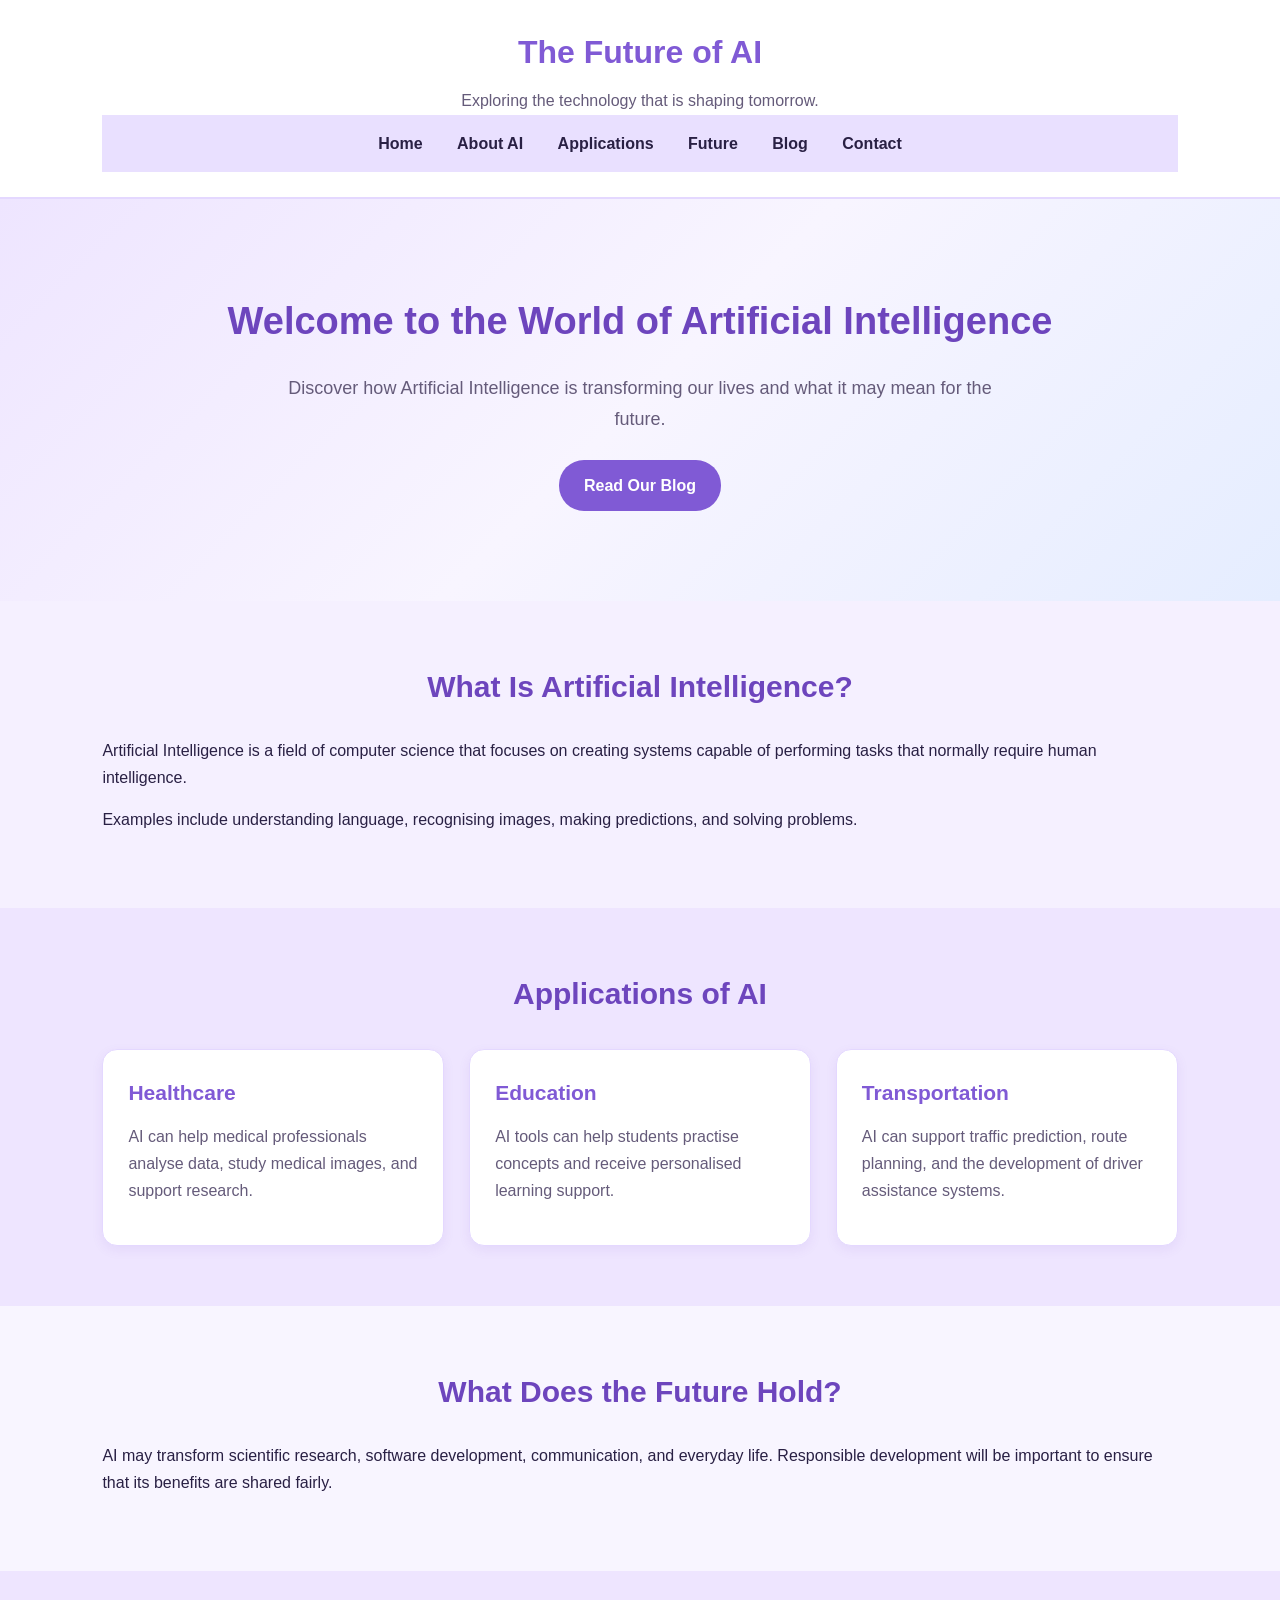
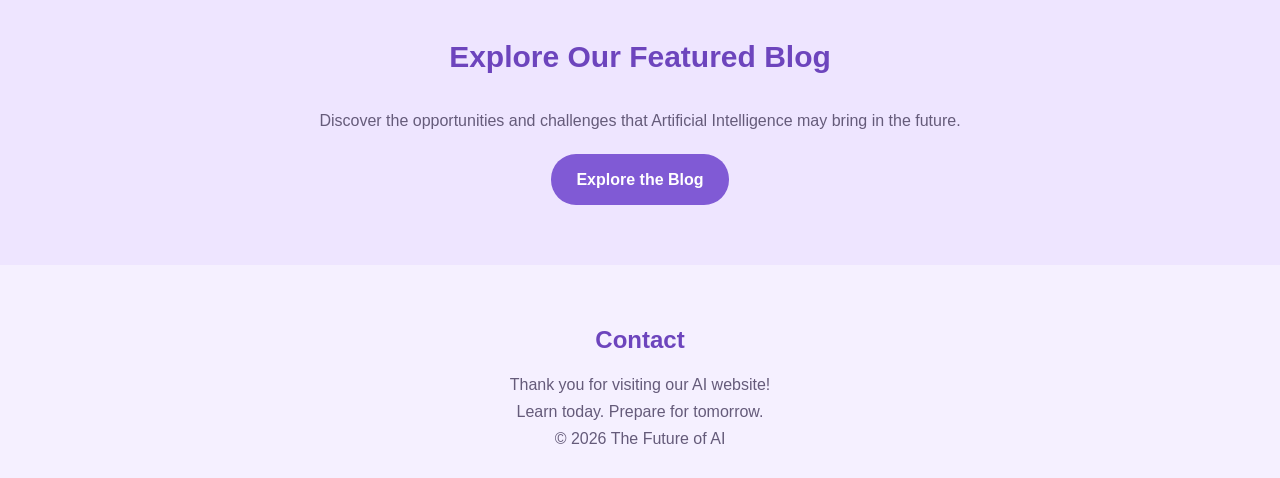
<file: index.html>
<!DOCTYPE html><html lang="en">
<head>
    <meta charset="UTF-8">
    <meta name="viewport" content="width=device-width, initial-scale=1.0">
    <title>The Future of Artificial Intelligence</title>
    <link rel="stylesheet" href="style.css">
</head><body><header>
    <h1>The Future of AI</h1>
    <p>Exploring the technology that is shaping tomorrow.</p>

    <nav>
        <a href="index.html">Home</a>
        <a href="#about">About AI</a>
        <a href="#applications">Applications</a>
        <a href="#future">Future</a>
        <a href="blog.html">Blog</a>
        <a href="#contact">Contact</a>
    </nav>
</header>

<section class="hero">
    <h2>Welcome to the World of Artificial Intelligence</h2>

    <p>
        Discover how Artificial Intelligence is transforming
        our lives and what it may mean for the future.
    </p>

    <a class="button" href="blog.html">Read Our Blog</a>
</section>

<section id="about">
    <h2>What Is Artificial Intelligence?</h2>

    <p>
        Artificial Intelligence is a field of computer science
        that focuses on creating systems capable of performing
        tasks that normally require human intelligence.
    </p>

    <p>
        Examples include understanding language, recognising
        images, making predictions, and solving problems.
    </p>
</section>

<section id="applications">
    <h2>Applications of AI</h2>

    <div class="cards">

        <div class="card">
            <h3>Healthcare</h3>
            <p>
                AI can help medical professionals analyse data,
                study medical images, and support research.
            </p>
        </div>

        <div class="card">
            <h3>Education</h3>
            <p>
                AI tools can help students practise concepts
                and receive personalised learning support.
            </p>
        </div>

        <div class="card">
            <h3>Transportation</h3>
            <p>
                AI can support traffic prediction, route
                planning, and the development of driver
                assistance systems.
            </p>
        </div>

    </div>
</section>

<section id="future">
    <h2>What Does the Future Hold?</h2>

    <p>
        AI may transform scientific research, software
        development, communication, and everyday life.
        Responsible development will be important to ensure
        that its benefits are shared fairly.
    </p>
</section>

<section class="blog-preview">
    <h2>Explore Our Featured Blog</h2>

    <p>
        Discover the opportunities and challenges that
        Artificial Intelligence may bring in the future.
    </p>

    <a class="button" href="blog.html">Explore the Blog</a>
</section>

<footer id="contact">
    <h2>Contact</h2>
    <p>Thank you for visiting our AI website!</p>
    <p>Learn today. Prepare for tomorrow.</p>
    <p>&copy; 2026 The Future of AI</p>
</footer>

</body>
</html>
</file>
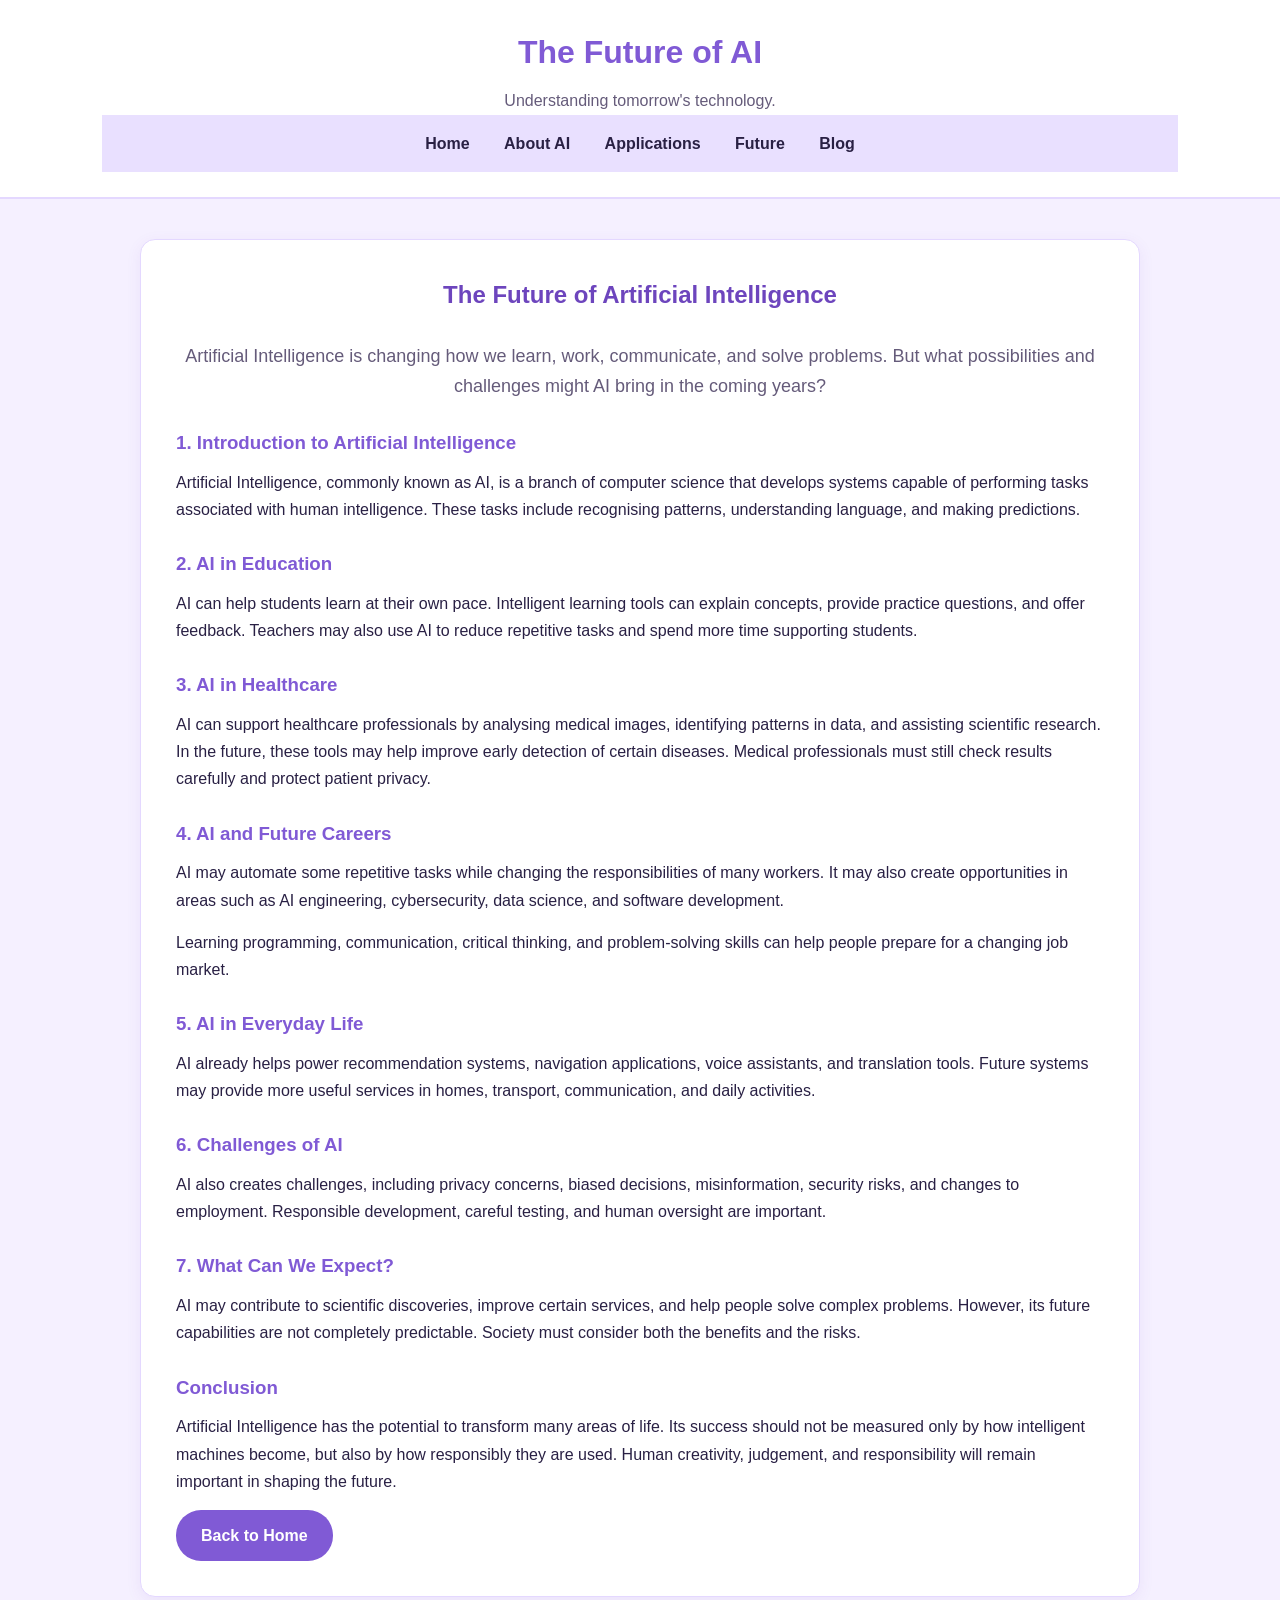
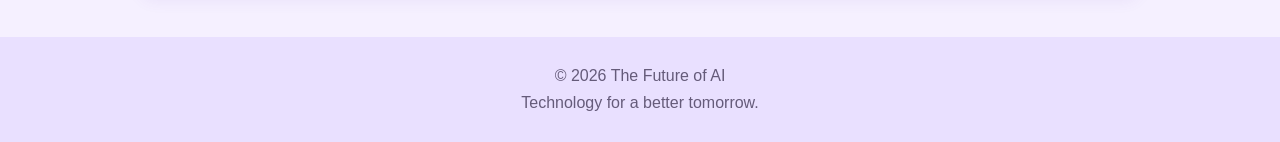
<file: blog.html>
<!DOCTYPE html><html lang="en">
<head>
    <meta charset="UTF-8">
    <meta name="viewport" content="width=device-width, initial-scale=1.0">
    <title>The Future of Artificial Intelligence | Blog</title>
    <link rel="stylesheet" href="style.css">
</head><body><header>
    <h1>The Future of AI</h1>
    <p>Understanding tomorrow's technology.</p>

    <nav>
        <a href="index.html">Home</a>
        <a href="index.html#about">About AI</a>
        <a href="index.html#applications">Applications</a>
        <a href="index.html#future">Future</a>
        <a href="blog.html">Blog</a>
    </nav>
</header>

<article class="article">

    <h2>The Future of Artificial Intelligence</h2>

    <p class="intro">
        Artificial Intelligence is changing how we learn,
        work, communicate, and solve problems. But what
        possibilities and challenges might AI bring in
        the coming years?
    </p>

    <h3>1. Introduction to Artificial Intelligence</h3>

    <p>
        Artificial Intelligence, commonly known as AI,
        is a branch of computer science that develops
        systems capable of performing tasks associated
        with human intelligence. These tasks include
        recognising patterns, understanding language,
        and making predictions.
    </p>

    <h3>2. AI in Education</h3>

    <p>
        AI can help students learn at their own pace.
        Intelligent learning tools can explain concepts,
        provide practice questions, and offer feedback.
        Teachers may also use AI to reduce repetitive
        tasks and spend more time supporting students.
    </p>

    <h3>3. AI in Healthcare</h3>

    <p>
        AI can support healthcare professionals by
        analysing medical images, identifying patterns
        in data, and assisting scientific research.
        In the future, these tools may help improve
        early detection of certain diseases.
        Medical professionals must still check results
        carefully and protect patient privacy.
    </p>

    <h3>4. AI and Future Careers</h3>

    <p>
        AI may automate some repetitive tasks while
        changing the responsibilities of many workers.
        It may also create opportunities in areas such
        as AI engineering, cybersecurity, data science,
        and software development.
    </p>

    <p>
        Learning programming, communication, critical
        thinking, and problem-solving skills can help
        people prepare for a changing job market.
    </p>

    <h3>5. AI in Everyday Life</h3>

    <p>
        AI already helps power recommendation systems,
        navigation applications, voice assistants,
        and translation tools. Future systems may
        provide more useful services in homes,
        transport, communication, and daily activities.
    </p>

    <h3>6. Challenges of AI</h3>

    <p>
        AI also creates challenges, including privacy
        concerns, biased decisions, misinformation,
        security risks, and changes to employment.
        Responsible development, careful testing,
        and human oversight are important.
    </p>

    <h3>7. What Can We Expect?</h3>

    <p>
        AI may contribute to scientific discoveries,
        improve certain services, and help people solve
        complex problems. However, its future capabilities
        are not completely predictable. Society must
        consider both the benefits and the risks.
    </p>

    <h3>Conclusion</h3>

    <p>
        Artificial Intelligence has the potential to
        transform many areas of life. Its success should
        not be measured only by how intelligent machines
        become, but also by how responsibly they are used.
        Human creativity, judgement, and responsibility
        will remain important in shaping the future.
    </p>

    <a class="button" href="index.html">Back to Home</a>

</article>

<footer>
    <p>&copy; 2026 The Future of AI</p>
    <p>Technology for a better tomorrow.</p>
</footer>

</body>
</html>
</file>
<file: style.css>
/* =========================================
   THE FUTURE OF ARTIFICIAL INTELLIGENCE
   Theme: Light Lavender and Purple
   ========================================= */

/* Reset */
* {
    margin: 0;
    padding: 0;
    box-sizing: border-box;
}

/* Smooth Scrolling */
html {
    scroll-behavior: smooth;
}

/* Main Body */
body {
    font-family: Arial, sans-serif;
    background-color: #f5f0ff;
    color: #292044;
    line-height: 1.7;
}

/* Header */
header {
    background-color: #ffffff;
    padding: 25px 8%;
    text-align: center;
    border-bottom: 2px solid #e4d8ff;
}

header h1 {
    color: #805ad5;
    font-size: 32px;
    margin-bottom: 8px;
}

header p {
    color: #655b7a;
    font-size: 16px;
}

/* Navigation */
nav {
    background-color: #e9e0ff;
    padding: 15px;
    text-align: center;
}

nav a {
    color: #292044;
    text-decoration: none;
    margin: 0 15px;
    font-weight: bold;
    transition: color 0.3s;
}

nav a:hover {
    color: #805ad5;
}

/* Hero Section */
.hero {
    background: linear-gradient(
        135deg,
        #eee5ff,
        #f8f5ff,
        #e5edff
    );
    text-align: center;
    padding: 90px 20px;
}

.hero h2 {
    color: #6d45bd;
    font-size: 38px;
    margin-bottom: 20px;
}

.hero p {
    color: #655b7a;
    font-size: 18px;
    max-width: 750px;
    margin: 0 auto 25px;
}

/* Buttons */
.button {
    display: inline-block;
    background-color: #805ad5;
    color: #ffffff;
    padding: 12px 25px;
    border-radius: 25px;
    text-decoration: none;
    font-weight: bold;
    transition: background-color 0.3s;
}

.button:hover {
    background-color: #6d45bd;
}

/* General Sections */
section {
    padding: 60px 8%;
}

section h2 {
    color: #6d45bd;
    font-size: 30px;
    text-align: center;
    margin-bottom: 25px;
}

section p {
    font-size: 16px;
    margin-bottom: 15px;
}

/* About AI */
#about {
    background-color: #f5f0ff;
}

/* Applications */
#applications {
    background-color: #eee5ff;
}

/* Application Cards */
.cards {
    display: grid;
    grid-template-columns: repeat(
        auto-fit,
        minmax(220px, 1fr)
    );
    gap: 25px;
    margin-top: 30px;
}

.card {
    background-color: #ffffff;
    padding: 25px;
    border-radius: 15px;
    border: 1px solid #e4d8ff;
    box-shadow: 0 4px 12px rgba(109, 69, 189, 0.08);
    transition: transform 0.3s, box-shadow 0.3s;
}

.card:hover {
    transform: translateY(-5px);
    box-shadow: 0 8px 20px rgba(109, 69, 189, 0.15);
}

.card h3 {
    color: #805ad5;
    font-size: 21px;
    margin-bottom: 12px;
}

.card p {
    color: #655b7a;
}

/* Future Section */
#future {
    background-color: #f8f5ff;
}

/* Blog Preview */
.blog-preview {
    background-color: #eee5ff;
    text-align: center;
}

.blog-preview p {
    max-width: 750px;
    margin: 0 auto 20px;
    color: #655b7a;
}

/* Blog Article */
.article {
    max-width: 1000px;
    margin: 40px auto;
    padding: 35px;
    background-color: #ffffff;
    border: 1px solid #e4d8ff;
    border-radius: 15px;
    box-shadow: 0 4px 15px rgba(109, 69, 189, 0.08);
}

.article h2 {
    color: #6d45bd;
    text-align: center;
    margin-bottom: 25px;
}

.article h3 {
    color: #805ad5;
    margin-top: 25px;
    margin-bottom: 10px;
}

.article .intro {
    color: #655b7a;
    font-size: 18px;
    text-align: center;
    margin-bottom: 25px;
}

.article p {
    color: #292044;
    margin-bottom: 15px;
}

/* Contact Section */
#contact {
    background-color: #f5f0ff;
    text-align: center;
}

/* Footer */
footer {
    background-color: #e9e0ff;
    color: #655b7a;
    text-align: center;
    padding: 25px 15px;
    margin-top: 30px;
}

footer h2 {
    color: #6d45bd;
    margin-bottom: 10px;
}

/* Responsive Design */
@media (max-width: 600px) {
    header h1 {
        font-size: 26px;
    }

    nav a {
        display: inline-block;
        margin: 7px;
        font-size: 14px;
    }

    .hero {
        padding: 60px 15px;
    }

    .hero h2 {
        font-size: 28px;
    }

    section {
        padding: 40px 5%;
    }

    section h2 {
        font-size: 25px;
    }

    .article {
        margin: 20px 5%;
        padding: 20px;
    }
}
</file>
